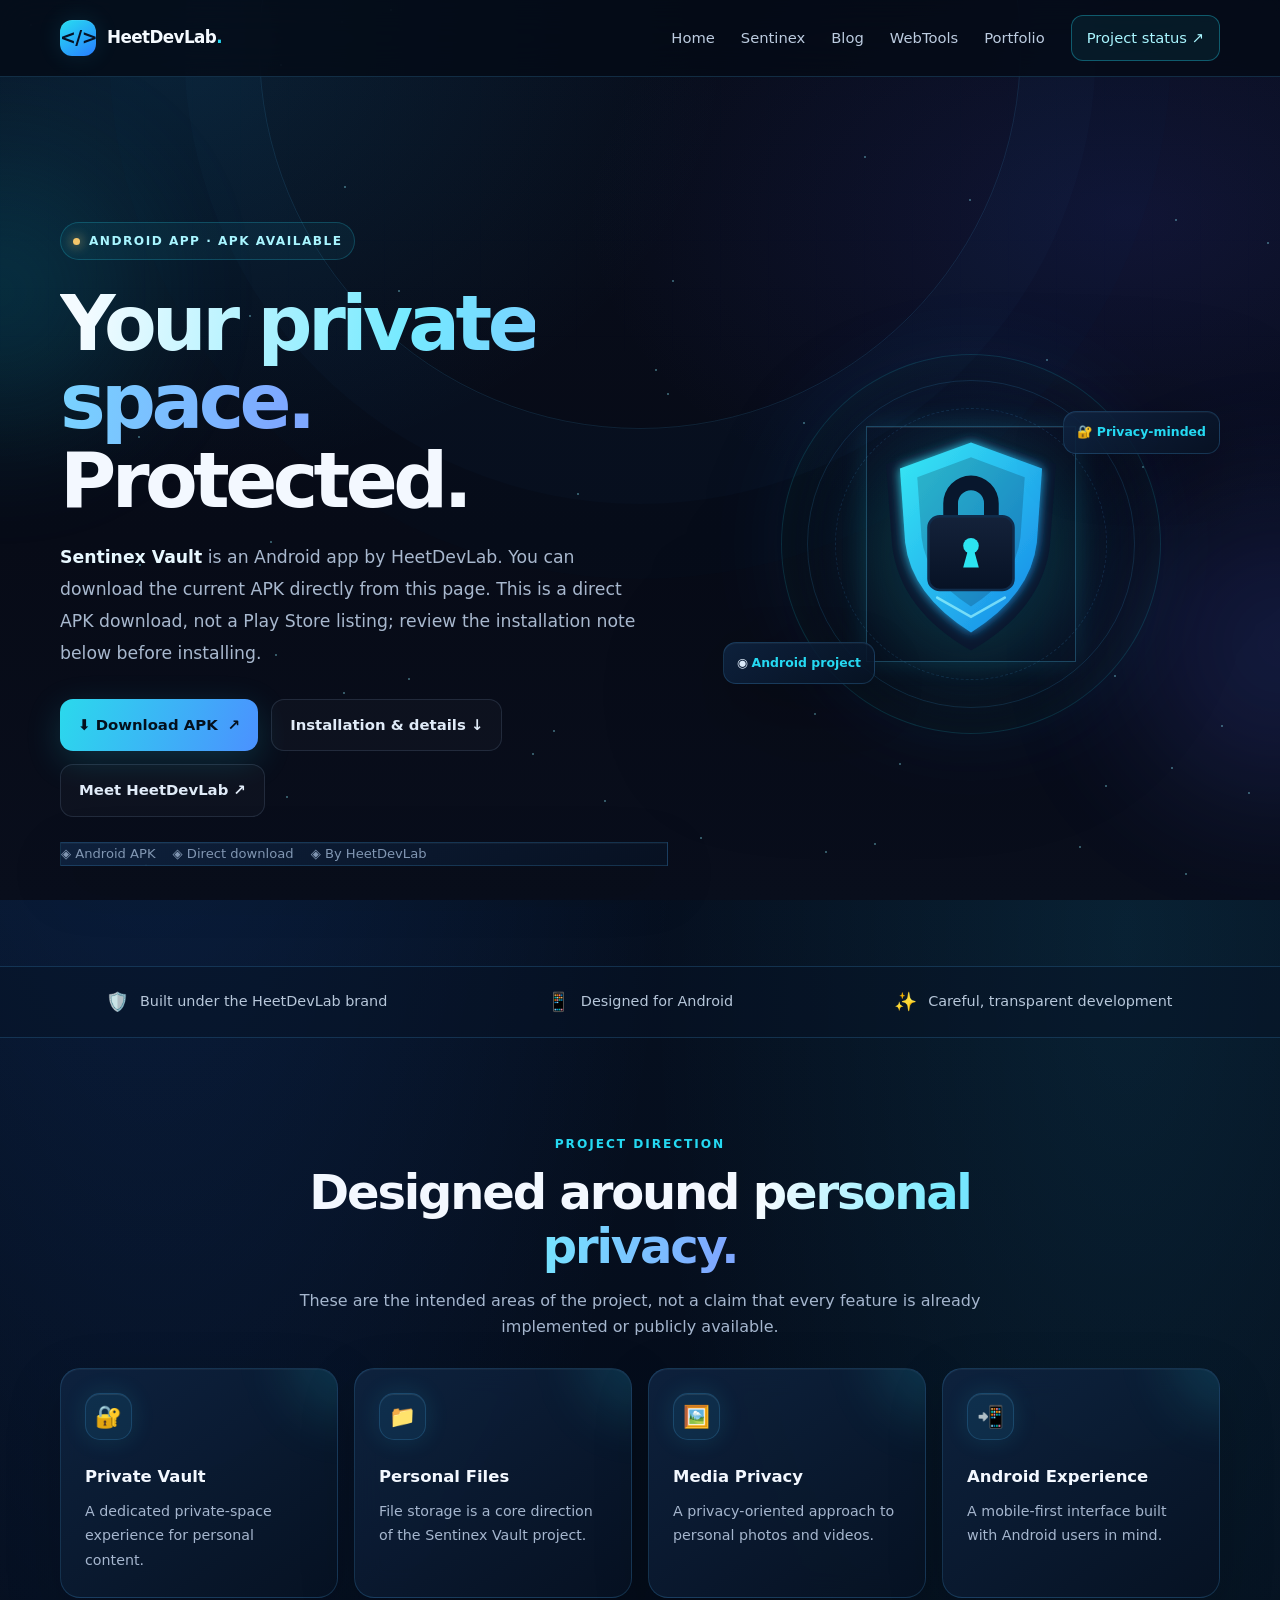
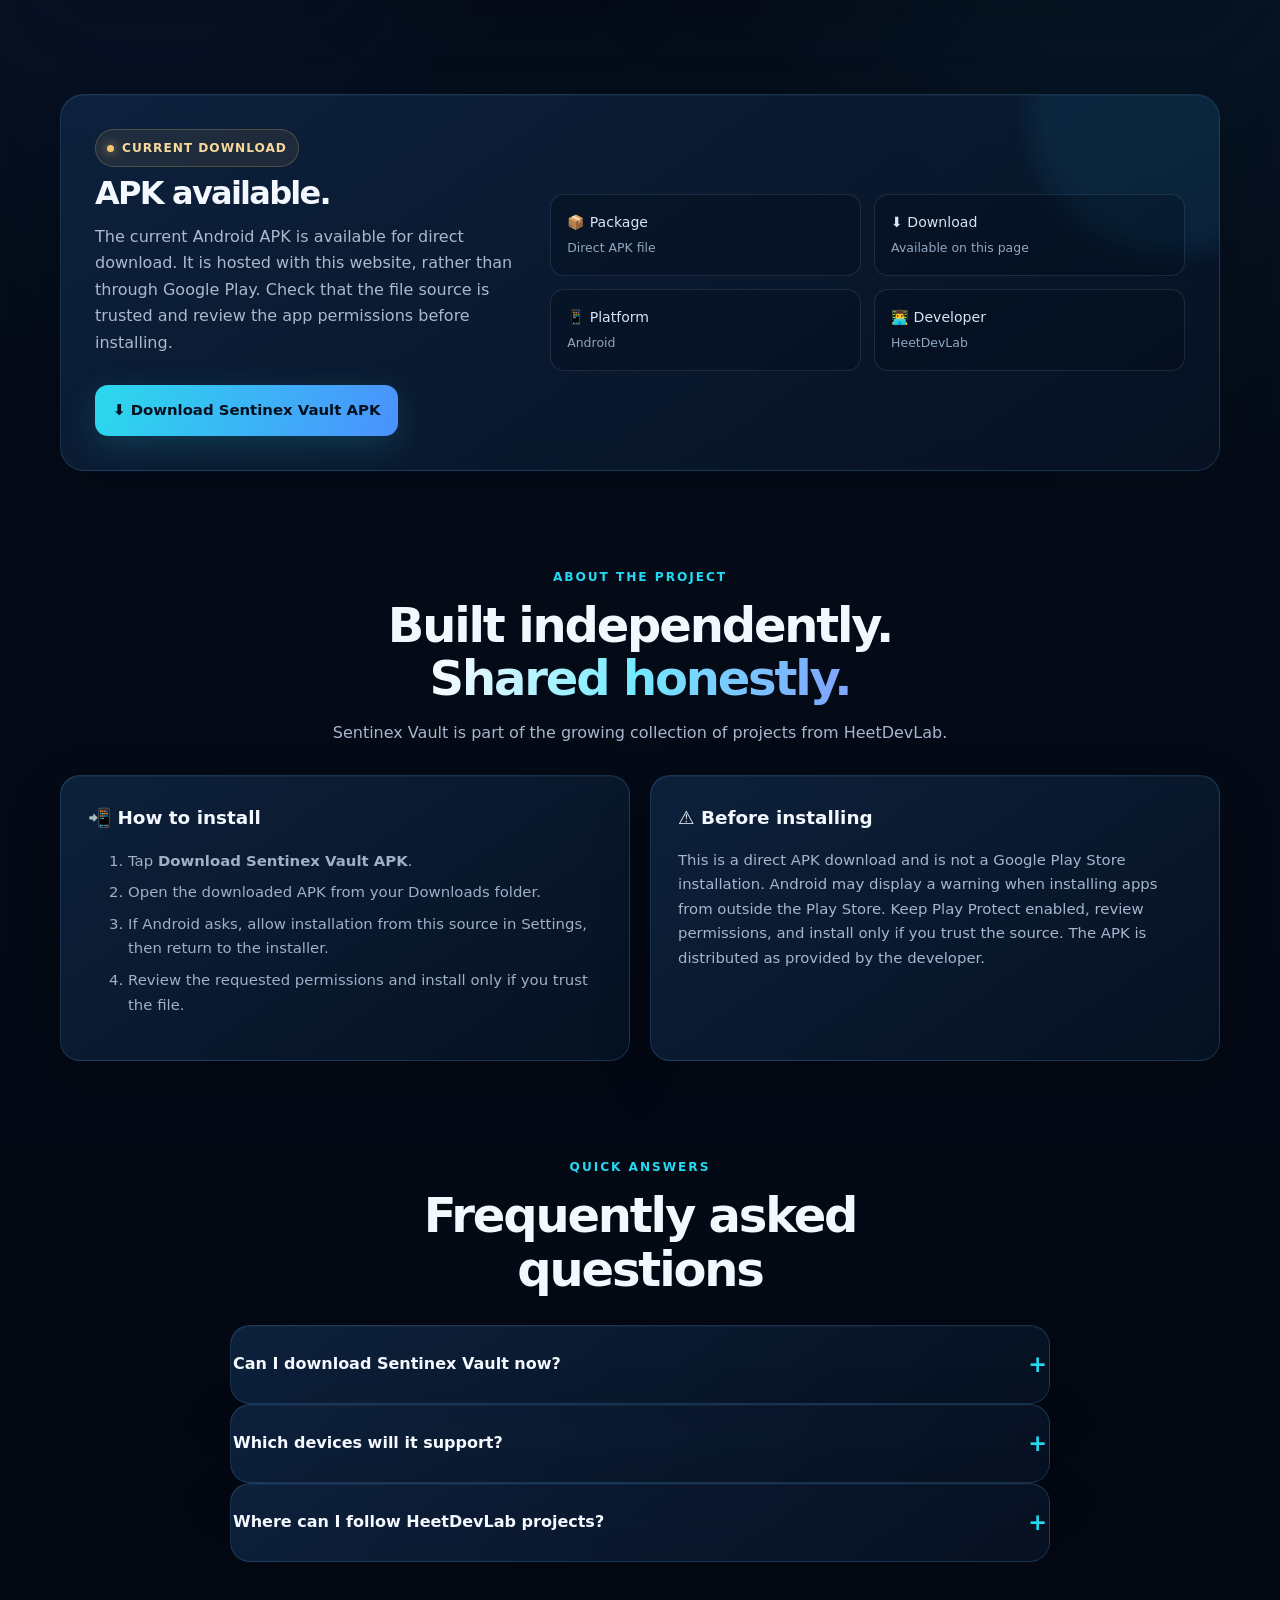
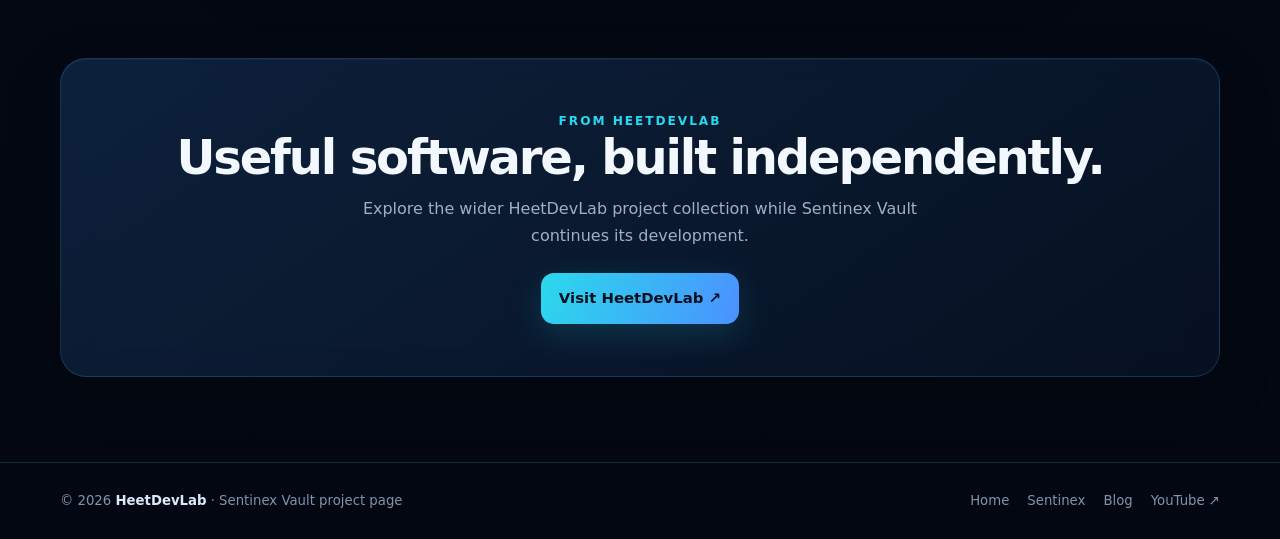
<file: index.html>
<!DOCTYPE html>
<html lang="en">
<head>
<meta charset="UTF-8">
<meta name="viewport" content="width=device-width, initial-scale=1">
<meta name="theme-color" content="#080d1b">
<title>Sentinex Vault — Your Private Space | HeetDevLab</title>
<meta name="description" content="Download the Sentinex Vault Android APK from HeetDevLab. Review installation guidance and current project information before installing.">
<meta property="og:title" content="Sentinex Vault — Your Private Space">
<meta property="og:description" content="Sentinex Vault Android APK by HeetDevLab.">
<meta property="og:type" content="website">
<meta property="og:url" content="https://heetdevlab.github.io/Sentinex-Vault/">
<link rel="icon" href="sentinex-vault-icon.svg" type="image/svg+xml">
<style>
:root{--bg:#070b17;--panel:#0d1425;--panel2:#101b30;--line:rgba(151,190,226,.15);--text:#f3f8ff;--muted:#9baec7;--cyan:#25d9f2;--blue:#388bff;--green:#71f2c2;--max:1160px}
*{box-sizing:border-box}html{scroll-behavior:smooth;scroll-padding-top:90px}body{margin:0;background:var(--bg);color:var(--text);font-family:Inter,ui-sans-serif,system-ui,-apple-system,BlinkMacSystemFont,"Segoe UI",sans-serif;line-height:1.65;overflow-x:hidden}
body:before{content:"";position:fixed;inset:0;z-index:-3;background:radial-gradient(ellipse at 12% 5%,rgba(24,158,219,.14),transparent 36%),radial-gradient(ellipse at 88% 24%,rgba(71,73,220,.14),transparent 34%),linear-gradient(180deg,#080d1b,#070b17 60%,#090e1c)}
#stars{position:fixed;inset:0;z-index:-2;pointer-events:none;overflow:hidden}.star{position:absolute;width:2px;height:2px;border-radius:50%;background:#8eefff;opacity:.45;animation:twinkle 4s ease-in-out infinite alternate}.orb{position:absolute;border-radius:50%;filter:blur(75px);opacity:.16;pointer-events:none;animation:drift 13s ease-in-out infinite alternate}.orb.one{width:260px;height:260px;background:#00cde8;top:18%;left:-130px}.orb.two{width:300px;height:300px;background:#5366ff;top:55%;right:-150px;animation-delay:-5s}
@keyframes twinkle{from{opacity:.12;transform:scale(.7)}to{opacity:.8;transform:scale(1.4)}}@keyframes drift{from{transform:translate3d(0,0,0)}to{transform:translate3d(35px,-25px,0)}}@keyframes float{0%,100%{transform:translateY(0)}50%{transform:translateY(-12px)}}@keyframes pulse{0%,100%{box-shadow:0 0 0 0 rgba(37,217,242,.22)}50%{box-shadow:0 0 0 9px rgba(37,217,242,0)}}@keyframes shine{to{background-position:220% center}}@keyframes rise{from{opacity:0;transform:translateY(22px)}to{opacity:1;transform:translateY(0)}}
a{color:inherit;text-decoration:none}.wrap{width:min(var(--max),calc(100% - 40px));margin-inline:auto}
.navbar{position:sticky;top:0;z-index:50;border-bottom:1px solid rgba(151,190,226,.12);background:rgba(7,11,23,.78);backdrop-filter:blur(18px);-webkit-backdrop-filter:blur(18px)}
.nav-inner{height:76px;display:flex;align-items:center;justify-content:space-between;gap:24px}.brand{display:flex;align-items:center;gap:11px;font-weight:800;font-size:1.05rem;letter-spacing:-.035em}.brand-mark{width:36px;height:36px;display:grid;place-items:center;border-radius:12px;background:linear-gradient(145deg,#27dff1,#287dff);box-shadow:0 0 24px rgba(37,217,242,.2);color:#061225;font-size:19px}.brand span:last-child{color:#f5faff}.brand em{font-style:normal;color:var(--cyan)}.nav-links{display:flex;align-items:center;gap:26px;color:#bdcce0;font-size:.92rem}.nav-links a{transition:color .2s}.nav-links a:hover{color:var(--cyan)}.nav-cta{padding:10px 15px;border:1px solid rgba(37,217,242,.34);border-radius:12px;color:#a9f6ff!important;background:rgba(37,217,242,.07)}.hamburger{display:none;border:1px solid var(--line);background:#0c1527;color:white;border-radius:11px;width:44px;height:42px;position:relative;cursor:pointer}.hamburger span{position:absolute;width:19px;height:2px;background:#eafaff;left:12px;border-radius:5px;transition:transform .25s,top .25s,opacity .2s}.hamburger span:nth-child(1){top:13px}.hamburger span:nth-child(2){top:19px}.hamburger span:nth-child(3){top:25px}.hamburger.active span:nth-child(1){top:19px;transform:rotate(45deg)}.hamburger.active span:nth-child(2){opacity:0}.hamburger.active span:nth-child(3){top:19px;transform:rotate(-45deg)}.nav-overlay{display:none}
.hero{position:relative;display:grid;grid-template-columns:1.1fr .9fr;align-items:center;gap:55px;padding:84px 0 78px;min-height:610px}.eyebrow{display:inline-flex;align-items:center;gap:9px;padding:8px 12px;border:1px solid rgba(37,217,242,.22);border-radius:999px;background:rgba(37,217,242,.06);color:#a8f5ff;font-size:.76rem;letter-spacing:.12em;text-transform:uppercase;font-weight:750}.status-dot{width:7px;height:7px;border-radius:50%;background:#f5c66b;box-shadow:0 0 12px #f5c66b;animation:pulse 2.2s infinite}.hero h1{font-size:clamp(2.8rem,6vw,5.25rem);letter-spacing:-.075em;line-height:1.01;margin:25px 0 22px;max-width:700px}.gradient-text{background:linear-gradient(100deg,#f7fbff 5%,#78edff 42%,#6c9cff 72%,#f7fbff 95%);background-size:220% auto;color:transparent;background-clip:text;-webkit-background-clip:text;animation:shine 8s linear infinite}.hero-copy{max-width:580px;color:#a8b8ce;font-size:1.08rem;line-height:1.85}.hero-copy strong{color:#e8f8ff;font-weight:650}.hero-actions{display:flex;flex-wrap:wrap;gap:13px;margin-top:29px}.btn{display:inline-flex;align-items:center;justify-content:center;gap:10px;padding:13px 18px;border-radius:13px;font-weight:750;font-size:.93rem;transition:transform .2s,box-shadow .2s,border-color .2s}.btn:hover{transform:translateY(-3px)}.btn-primary{background:linear-gradient(110deg,#2bd9ec,#4b91ff);color:#04101d;box-shadow:0 10px 35px rgba(37,217,242,.17)}.btn-secondary{border:1px solid var(--line);background:rgba(255,255,255,.025);color:#e0ebf8}.hero-note{display:flex;gap:17px;flex-wrap:wrap;margin-top:25px;color:#8196b2;font-size:.82rem}.hero-note span{display:flex;align-items:center;gap:7px}.hero-art{min-height:390px;display:grid;place-items:center;position:relative}.halo{position:absolute;width:min(380px,90%);aspect-ratio:1;border-radius:50%;border:1px solid rgba(37,217,242,.17);background:radial-gradient(circle,rgba(28,193,233,.13),rgba(35,78,150,.05) 50%,transparent 70%);box-shadow:inset 0 0 70px rgba(37,217,242,.06),0 0 80px rgba(33,127,255,.08)}.halo:before,.halo:after{content:"";position:absolute;border:1px solid rgba(80,180,255,.14);border-radius:50%;inset:25px;animation:spin 28s linear infinite}.halo:after{inset:53px;border-style:dashed;animation-direction:reverse;animation-duration:40s}@keyframes spin{to{transform:rotate(360deg)}}.app-icon{position:relative;width:210px;max-width:60%;filter:drop-shadow(0 24px 55px rgba(18,208,239,.2));animation:float 5s ease-in-out infinite}.app-icon svg{width:100%;height:auto;display:block}.floating-chip{position:absolute;padding:10px 13px;border:1px solid rgba(145,205,239,.17);background:rgba(10,20,39,.82);backdrop-filter:blur(12px);border-radius:13px;color:#dceaf9;font-size:.78rem;box-shadow:0 15px 40px rgba(0,0,0,.2)}.floating-chip b{color:var(--cyan)}.chip-a{top:16%;right:0}.chip-b{bottom:14%;left:0}
.trust-strip{border-block:1px solid var(--line);background:rgba(255,255,255,.018)}.trust-inner{display:grid;grid-template-columns:repeat(3,1fr);gap:20px;padding:20px 0}.trust-item{display:flex;align-items:center;justify-content:center;gap:11px;color:#b7c7da;font-size:.9rem}.trust-item i{font-style:normal;font-size:1.15rem}
.section{padding:86px 0}.section-head{text-align:center;max-width:690px;margin:0 auto 38px}.kicker{color:var(--cyan);font-size:.76rem;font-weight:800;letter-spacing:.16em;text-transform:uppercase}.section h2{font-size:clamp(2rem,4vw,3.2rem);line-height:1.12;letter-spacing:-.055em;margin:12px 0 14px}.section-head p{color:var(--muted);margin:0;font-size:1rem}.grid{display:grid;grid-template-columns:repeat(4,1fr);gap:16px}.feature-card{position:relative;overflow:hidden;min-height:220px;padding:24px;border:1px solid var(--line);border-radius:19px;background:linear-gradient(145deg,rgba(19,31,53,.83),rgba(10,17,32,.82));transition:transform .25s,border-color .25s,background .25s}.feature-card:before{content:"";position:absolute;width:120px;height:120px;right:-70px;top:-70px;border-radius:50%;background:rgba(37,217,242,.12);filter:blur(25px);transition:transform .3s}.feature-card:hover{transform:translateY(-6px);border-color:rgba(37,217,242,.4);background:linear-gradient(145deg,rgba(19,39,62,.95),rgba(10,17,32,.92))}.feature-card:hover:before{transform:scale(1.6)}.feature-icon{width:47px;height:47px;border-radius:14px;display:grid;place-items:center;font-size:1.35rem;background:rgba(37,217,242,.09);border:1px solid rgba(37,217,242,.15);margin-bottom:23px}.feature-card h3{margin:0 0 8px;font-size:1.03rem}.feature-card p{margin:0;color:#93a7c1;font-size:.89rem;line-height:1.75}
.status-panel{display:grid;grid-template-columns:.8fr 1.2fr;gap:32px;align-items:center;padding:34px;border:1px solid rgba(37,217,242,.19);border-radius:24px;background:linear-gradient(120deg,rgba(20,43,67,.82),rgba(13,20,37,.9));position:relative;overflow:hidden}.status-panel:after{content:"";position:absolute;right:-90px;top:-120px;width:280px;height:280px;border-radius:50%;background:rgba(40,182,255,.09);filter:blur(12px)}.status-panel h2{font-size:2rem;margin:9px 0 12px}.status-panel p{color:#a9bad0;margin:0}.status-label{display:inline-flex;align-items:center;gap:8px;color:#f7d89b;background:rgba(245,198,107,.08);border:1px solid rgba(245,198,107,.23);padding:8px 11px;border-radius:999px;font-size:.76rem;font-weight:800;letter-spacing:.08em}.status-points{display:grid;grid-template-columns:1fr 1fr;gap:13px;position:relative;z-index:1}.status-point{padding:16px;border:1px solid var(--line);border-radius:14px;background:rgba(3,9,20,.27);color:#d7e5f6;font-size:.88rem}.status-point span{display:block;color:#8fa6c1;font-size:.78rem;margin-top:4px}
.about-grid{display:grid;grid-template-columns:1fr 1fr;gap:20px}.info-panel{padding:27px;border:1px solid var(--line);border-radius:20px;background:rgba(13,21,39,.75)}.info-panel h3{margin:0 0 12px;font-size:1.15rem}.info-panel p,.info-panel li{color:#9fb0c7;font-size:.93rem}.info-panel ul{padding-left:20px;margin-bottom:0}.info-panel li+li{margin-top:7px}.faq{max-width:820px;margin:auto}.faq-item{border-bottom:1px solid var(--line)}.faq-question{width:100%;display:flex;align-items:center;justify-content:space-between;gap:20px;padding:20px 2px;background:none;border:0;color:#e7f0fb;text-align:left;font:inherit;font-weight:700;cursor:pointer}.faq-question span{color:var(--cyan);font-size:1.4rem;transition:transform .2s}.faq-answer{display:grid;grid-template-rows:0fr;transition:grid-template-rows .25s}.faq-answer>div{overflow:hidden;color:#9eafc6;font-size:.92rem}.faq-item.open .faq-answer{grid-template-rows:1fr}.faq-item.open .faq-answer>div{padding:0 28px 19px 2px}.faq-item.open .faq-question span{transform:rotate(45deg)}
.cta{padding:0 0 85px}.cta-box{text-align:center;padding:55px 25px;border:1px solid rgba(37,217,242,.2);border-radius:25px;background:radial-gradient(ellipse at 50% 0%,rgba(37,217,242,.11),transparent 55%),rgba(12,20,37,.8)}.cta-box h2{font-size:clamp(2rem,4vw,3rem);letter-spacing:-.05em;margin:0 0 12px}.cta-box p{color:#9eb0c8;max-width:570px;margin:0 auto 24px}.footer{border-top:1px solid var(--line);padding:27px 0;color:#8094ae;font-size:.83rem}.footer-inner{display:flex;align-items:center;justify-content:space-between;gap:20px}.footer strong{color:#dce9f8}.footer-links{display:flex;gap:18px;flex-wrap:wrap}.footer-links a:hover{color:var(--cyan)}
.reveal{opacity:0;transform:translateY(20px);transition:opacity .65s ease,transform .65s ease}.reveal.visible{opacity:1;transform:translateY(0)}.delay-1{transition-delay:.08s}.delay-2{transition-delay:.16s}.delay-3{transition-delay:.24s}
@media(max-width:900px){.hero{gap:25px;padding:65px 0;grid-template-columns:1.05fr .95fr}.grid{grid-template-columns:repeat(2,1fr)}.hero h1{font-size:clamp(2.7rem,7vw,4.4rem)}.floating-chip.chip-a{right:-6px}.status-panel{grid-template-columns:1fr}.status-points{grid-template-columns:repeat(2,1fr)}}
@media(max-width:680px){.wrap{width:min(100% - 30px,var(--max))}.nav-inner{height:67px}.hamburger{display:block;z-index:3}.nav-links{display:none;position:absolute;top:67px;left:0;right:0;padding:14px 20px 20px;background:rgba(7,12,24,.97);border-bottom:1px solid var(--line);flex-direction:column;align-items:stretch;gap:4px}.nav-links.open{display:flex;animation:rise .22s ease}.nav-links a{padding:12px;border-radius:10px}.nav-links a:hover{background:rgba(37,217,242,.07)}.nav-overlay{position:fixed;inset:67px 0 0;background:rgba(0,0,0,.36);z-index:-1}.nav-overlay.open{display:block}.hero{grid-template-columns:1fr;text-align:center;padding:56px 0 48px;gap:10px;min-height:unset}.hero-copy{margin-inline:auto;font-size:1rem}.hero-actions,.hero-note{justify-content:center}.hero-art{min-height:310px;grid-row:1}.app-icon{width:160px}.halo{width:285px}.chip-a{top:9%;right:2%}.chip-b{bottom:8%;left:1%}.section{padding:64px 0}.section-head{margin-bottom:27px}.grid{gap:12px}.feature-card{padding:18px;min-height:210px}.feature-icon{margin-bottom:17px}.trust-inner{grid-template-columns:1fr;gap:11px;padding:17px 0}.trust-item{justify-content:flex-start}.status-panel{padding:23px}.status-panel h2{font-size:1.7rem}.status-points{gap:9px}.status-point{padding:12px;font-size:.82rem}.about-grid{grid-template-columns:1fr}.cta{padding-bottom:60px}.cta-box{padding:38px 20px}.footer-inner{flex-direction:column;align-items:flex-start}.footer-links{gap:14px}}
@media(max-width:390px){.grid{grid-template-columns:1fr}.feature-card{min-height:auto}.status-points{grid-template-columns:1fr}.hero h1{font-size:2.65rem}.hero-art{min-height:285px}}
@media(prefers-reduced-motion:reduce){*,*:before,*:after{scroll-behavior:auto!important;animation-duration:.01ms!important;animation-iteration-count:1!important;transition-duration:.01ms!important}.reveal{opacity:1;transform:none}}
</style>
<link rel="stylesheet" href="assets/css/vault-premium.css">
</head>
<body>
<div id="stars" aria-hidden="true"><div class="orb one"></div><div class="orb two"></div></div>
<nav class="navbar">
 <div class="wrap nav-inner">
  <a class="brand" href="https://heetdevlab.github.io/" aria-label="HeetDevLab home"><span class="brand-mark">&lt;/&gt;</span><span>HeetDevLab<em>.</em></span></a>
  <button class="hamburger" id="hamburger" aria-label="Open menu" aria-expanded="false" aria-controls="navLinks"><span></span><span></span><span></span></button>
  <div class="nav-overlay" id="navOverlay"></div>
  <div class="nav-links" id="navLinks">
   <a href="https://heetdevlab.github.io/">Home</a><a href="https://heetdevlab.github.io/Sentinex/">Sentinex</a><a href="https://heetdevlab.github.io/Blog/">Blog</a><a href="https://heetdevlab.github.io/WebTools/">WebTools</a><a href="https://heetdevlab.github.io/portfolio/">Portfolio</a><a class="nav-cta" href="#development">Project status ↗</a>
  </div>
 </div>
</nav>
<main>
<section class="wrap hero">
 <div class="hero-content">
  <div class="eyebrow"><span class="status-dot"></span> Android app · APK available</div>
  <h1><span class="gradient-text">Your private space.</span><br>Protected.</h1>
  <p class="hero-copy"><strong>Sentinex Vault</strong> is an Android app by HeetDevLab. You can download the current APK directly from this page. This is a direct APK download, not a Play Store listing; review the installation note below before installing.</p>
  <div class="hero-actions"><a class="btn btn-primary" href="Sentinex-Vault.apk" download>⬇ Download APK <span>↗</span></a><a class="btn btn-secondary" href="#development">Installation & details ↓</a><a class="btn btn-secondary" href="https://heetdevlab.github.io/">Meet HeetDevLab ↗</a></div>
  <div class="hero-note"><span>◈ Android APK</span><span>◈ Direct download</span><span>◈ By HeetDevLab</span></div>
 </div>
 <div class="hero-art" aria-label="Sentinex Vault shield and lock icon">
  <div class="halo"></div>
  <div class="app-icon">
   <svg viewBox="0 0 240 270" role="img" aria-label="Sentinex Vault shield lock">
    <defs><linearGradient id="shield" x1="0" y1="0" x2="1" y2="1"><stop offset="0" stop-color="#37e9f4"/><stop offset="1" stop-color="#1685e8"/></linearGradient><linearGradient id="lock" x1="0" y1="0" x2="0" y2="1"><stop offset="0" stop-color="#14223a"/><stop offset="1" stop-color="#071225"/></linearGradient><filter id="glow"><feGaussianBlur stdDeviation="7" result="b"/><feMerge><feMergeNode in="b"/><feMergeNode in="SourceGraphic"/></feMerge></filter></defs>
    <path d="M120 8 218 43 211 137Q202 211 120 258 38 211 29 137L22 43Z" fill="#0b1930" opacity=".95"/>
    <path d="M120 18 202 48 196 133Q189 194 120 237 51 194 44 133L38 48Z" fill="url(#shield)" filter="url(#glow)"/>
    <path d="M120 35 182 58 177 128Q171 175 120 207 69 175 63 128L58 58Z" fill="#06162b" opacity=".2"/>
    <path d="M88 107V88a32 32 0 0 1 64 0v19h-17V88a15 15 0 0 0-30 0v19Z" fill="#08172d"/>
    <rect x="71" y="103" width="98" height="85" rx="13" fill="url(#lock)" stroke="#102c4b" stroke-width="3"/>
    <circle cx="120" cy="137" r="9" fill="#2ce4f1"/><path d="M116 144h8l5 18h-18Z" fill="#2ce4f1"/>
    <path d="M81 197 120 219 159 197" fill="none" stroke="#a3faff" stroke-opacity=".65" stroke-width="3" stroke-linecap="round"/>
   </svg>
  </div>
  <div class="floating-chip chip-a">🔐 <b>Privacy-minded</b></div><div class="floating-chip chip-b">◉ <b>Android project</b></div>
 </div>
</section>
<div class="trust-strip"><div class="wrap trust-inner"><div class="trust-item"><i>🛡️</i><span>Built under the HeetDevLab brand</span></div><div class="trust-item"><i>📱</i><span>Designed for Android</span></div><div class="trust-item"><i>✨</i><span>Careful, transparent development</span></div></div></div>
<section class="section" id="features"><div class="wrap">
 <div class="section-head reveal"><div class="kicker">Project direction</div><h2>Designed around <span class="gradient-text">personal privacy.</span></h2><p>These are the intended areas of the project, not a claim that every feature is already implemented or publicly available.</p></div>
 <div class="grid">
  <article class="feature-card reveal"><div class="feature-icon">🔐</div><h3>Private Vault</h3><p>A dedicated private-space experience for personal content.</p></article>
  <article class="feature-card reveal delay-1"><div class="feature-icon">📁</div><h3>Personal Files</h3><p>File storage is a core direction of the Sentinex Vault project.</p></article>
  <article class="feature-card reveal delay-2"><div class="feature-icon">🖼️</div><h3>Media Privacy</h3><p>A privacy-oriented approach to personal photos and videos.</p></article>
  <article class="feature-card reveal delay-3"><div class="feature-icon">📲</div><h3>Android Experience</h3><p>A mobile-first interface built with Android users in mind.</p></article>
 </div>
</div></section>
<section class="section" id="development" style="padding-top:0"><div class="wrap">
 <div class="status-panel reveal"><div><span class="status-label"><span class="status-dot"></span> CURRENT DOWNLOAD</span><h2>APK available.</h2><p>The current Android APK is available for direct download. It is hosted with this website, rather than through Google Play. Check that the file source is trusted and review the app permissions before installing.</p><div class="hero-actions"><a class="btn btn-primary" href="Sentinex-Vault.apk" download>⬇ Download Sentinex Vault APK</a></div></div><div class="status-points"><div class="status-point">📦 Package<span>Direct APK file</span></div><div class="status-point">⬇️ Download<span>Available on this page</span></div><div class="status-point">📱 Platform<span>Android</span></div><div class="status-point">👨‍💻 Developer<span>HeetDevLab</span></div></div></div>
</div></section>
<section class="section" id="about" style="padding-top:0"><div class="wrap">
 <div class="section-head reveal"><div class="kicker">About the project</div><h2>Built independently. <span class="gradient-text">Shared honestly.</span></h2><p>Sentinex Vault is part of the growing collection of projects from HeetDevLab.</p></div>
 <div class="about-grid"><div class="info-panel reveal"><h3>📲 How to install</h3><ol><li>Tap <strong>Download Sentinex Vault APK</strong>.</li><li>Open the downloaded APK from your Downloads folder.</li><li>If Android asks, allow installation from this source in Settings, then return to the installer.</li><li>Review the requested permissions and install only if you trust the file.</li></ol></div><div class="info-panel reveal delay-1"><h3>⚠️ Before installing</h3><p>This is a direct APK download and is not a Google Play Store installation. Android may display a warning when installing apps from outside the Play Store. Keep Play Protect enabled, review permissions, and install only if you trust the source. The APK is distributed as provided by the developer.</p></div></div>
</div></section>
<section class="section" id="faq" style="padding-top:0"><div class="wrap"><div class="section-head reveal"><div class="kicker">Quick answers</div><h2>Frequently asked questions</h2></div>
 <div class="faq reveal">
  <div class="faq-item"><button class="faq-question" aria-expanded="false">Can I download Sentinex Vault now?<span>+</span></button><div class="faq-answer"><div>Yes. Use the Download APK button on this page to download the current APK directly. It is not a Play Store listing.</div></div></div>
  <div class="faq-item"><button class="faq-question" aria-expanded="false">Which devices will it support?<span>+</span></button><div class="faq-answer"><div>Sentinex Vault is being developed for Android. The final supported Android versions and device compatibility will be confirmed with the release information.</div></div></div>
  <div class="faq-item"><button class="faq-question" aria-expanded="false">Where can I follow HeetDevLab projects?<span>+</span></button><div class="faq-answer"><div>Visit the HeetDevLab website to explore the existing projects, WebTools, blog, and portfolio.</div></div></div>
 </div>
</div></section>
<section class="cta"><div class="wrap"><div class="cta-box reveal"><div class="kicker">From HeetDevLab</div><h2>Useful software, built independently.</h2><p>Explore the wider HeetDevLab project collection while Sentinex Vault continues its development.</p><a class="btn btn-primary" href="https://heetdevlab.github.io/">Visit HeetDevLab ↗</a></div></div></section>
</main>
<footer class="footer"><div class="wrap footer-inner"><div>© <span id="year">2026</span> <strong>HeetDevLab</strong> · Sentinex Vault project page</div><div class="footer-links"><a href="https://heetdevlab.github.io/">Home</a><a href="https://heetdevlab.github.io/Sentinex/">Sentinex</a><a href="https://heetdevlab.github.io/Blog/">Blog</a><a href="https://youtube.com/@heetplayscode" target="_blank" rel="noopener noreferrer">YouTube ↗</a></div></div></footer>
<script>
(() => {
 const starField=document.getElementById('stars');
 for(let i=0;i<48;i++){const s=document.createElement('i');s.className='star';s.style.left=(Math.random()*100)+'%';s.style.top=(Math.random()*100)+'%';s.style.animationDelay=(Math.random()*4)+'s';s.style.animationDuration=(3+Math.random()*4)+'s';starField.appendChild(s)}
 const menu=document.getElementById('hamburger'),links=document.getElementById('navLinks'),overlay=document.getElementById('navOverlay');
 function closeMenu(){menu.classList.remove('active');links.classList.remove('open');overlay.classList.remove('open');menu.setAttribute('aria-expanded','false');menu.setAttribute('aria-label','Open menu');document.body.style.overflow=''}
 menu.addEventListener('click',()=>{const open=!links.classList.contains('open');menu.classList.toggle('active',open);links.classList.toggle('open',open);overlay.classList.toggle('open',open);menu.setAttribute('aria-expanded',String(open));menu.setAttribute('aria-label',open?'Close menu':'Open menu');document.body.style.overflow=open?'hidden':''});
 overlay.addEventListener('click',closeMenu);links.querySelectorAll('a').forEach(a=>a.addEventListener('click',closeMenu));window.addEventListener('resize',()=>{if(window.innerWidth>680)closeMenu()});
 document.querySelectorAll('.faq-question').forEach(btn=>btn.addEventListener('click',()=>{const item=btn.closest('.faq-item'),open=item.classList.toggle('open');btn.setAttribute('aria-expanded',String(open))}));
 const observer=('IntersectionObserver' in window)?new IntersectionObserver(entries=>entries.forEach(e=>{if(e.isIntersecting){e.target.classList.add('visible');observer.unobserve(e.target)}}),{threshold:.12}):null;
 document.querySelectorAll('.reveal').forEach(el=>observer?observer.observe(el):el.classList.add('visible'));
 document.getElementById('year').textContent=new Date().getFullYear();
})();
</script>
</body>
</html>
</file>
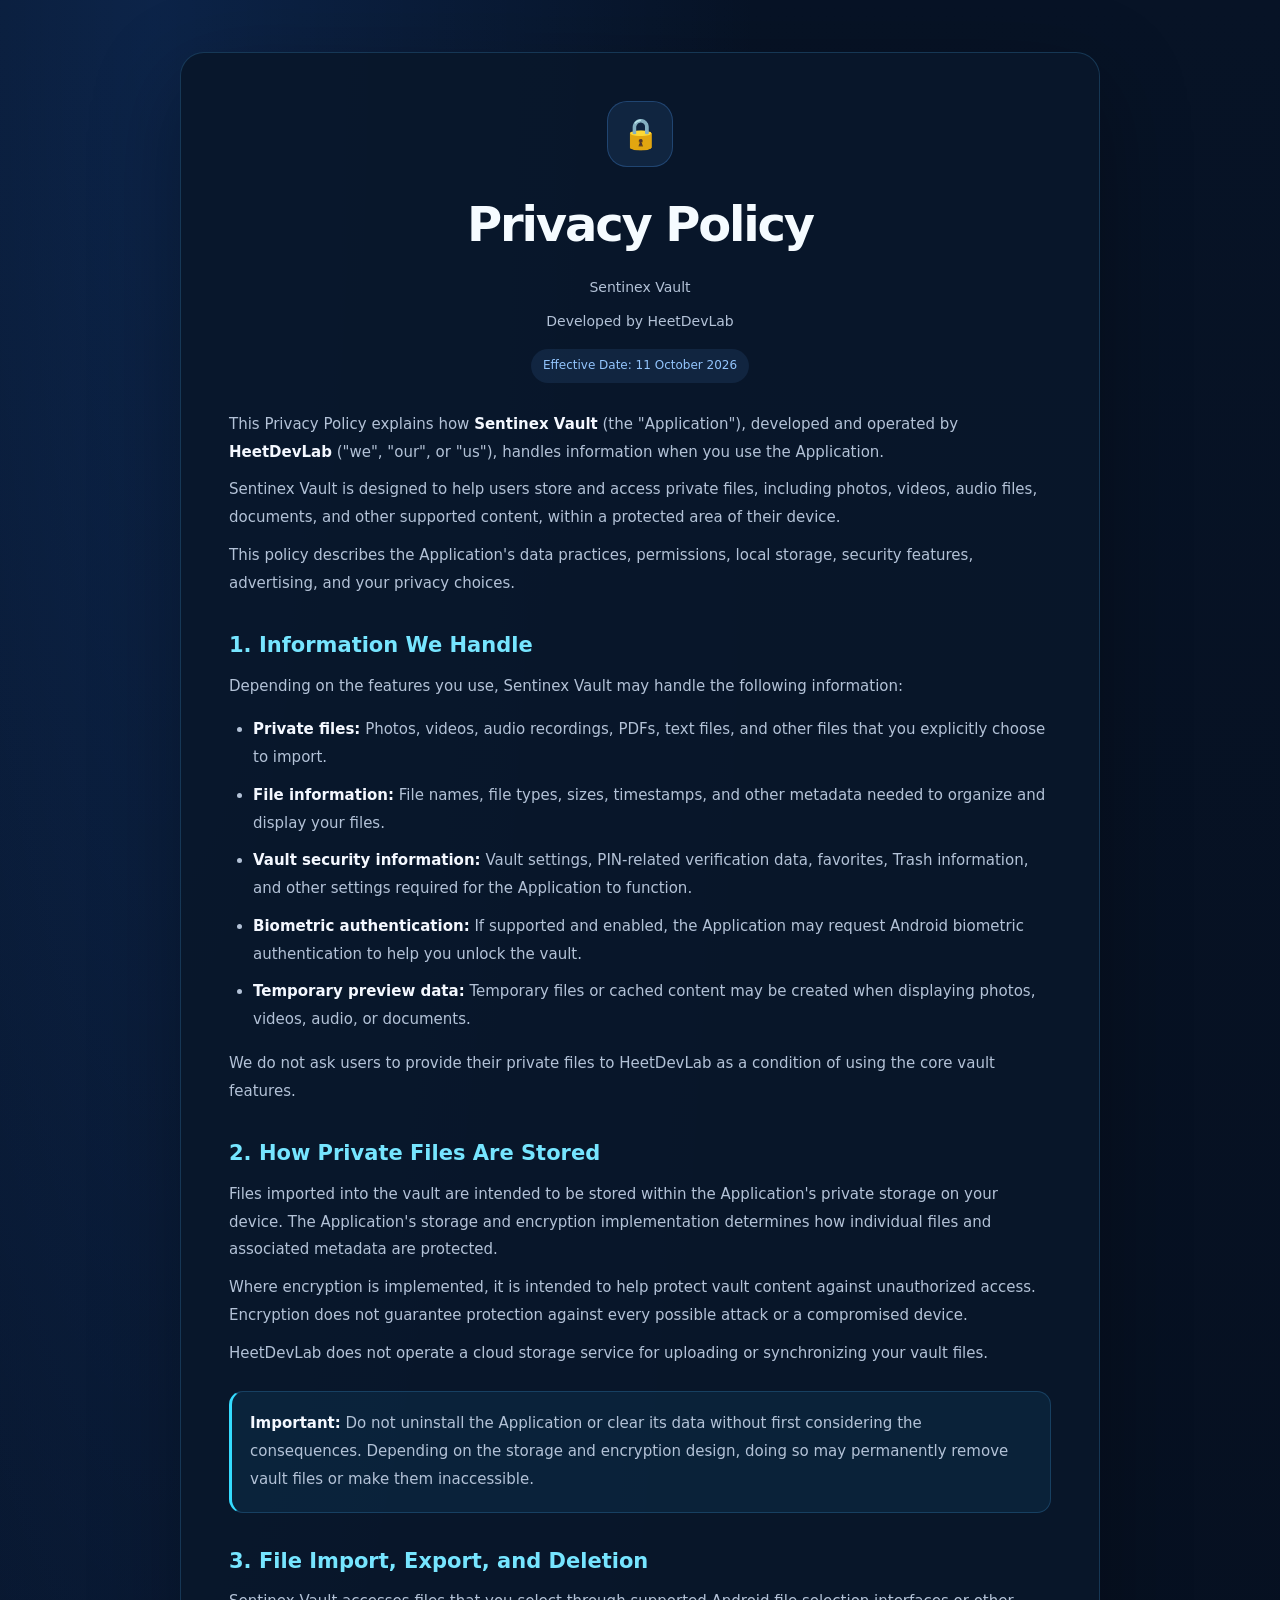
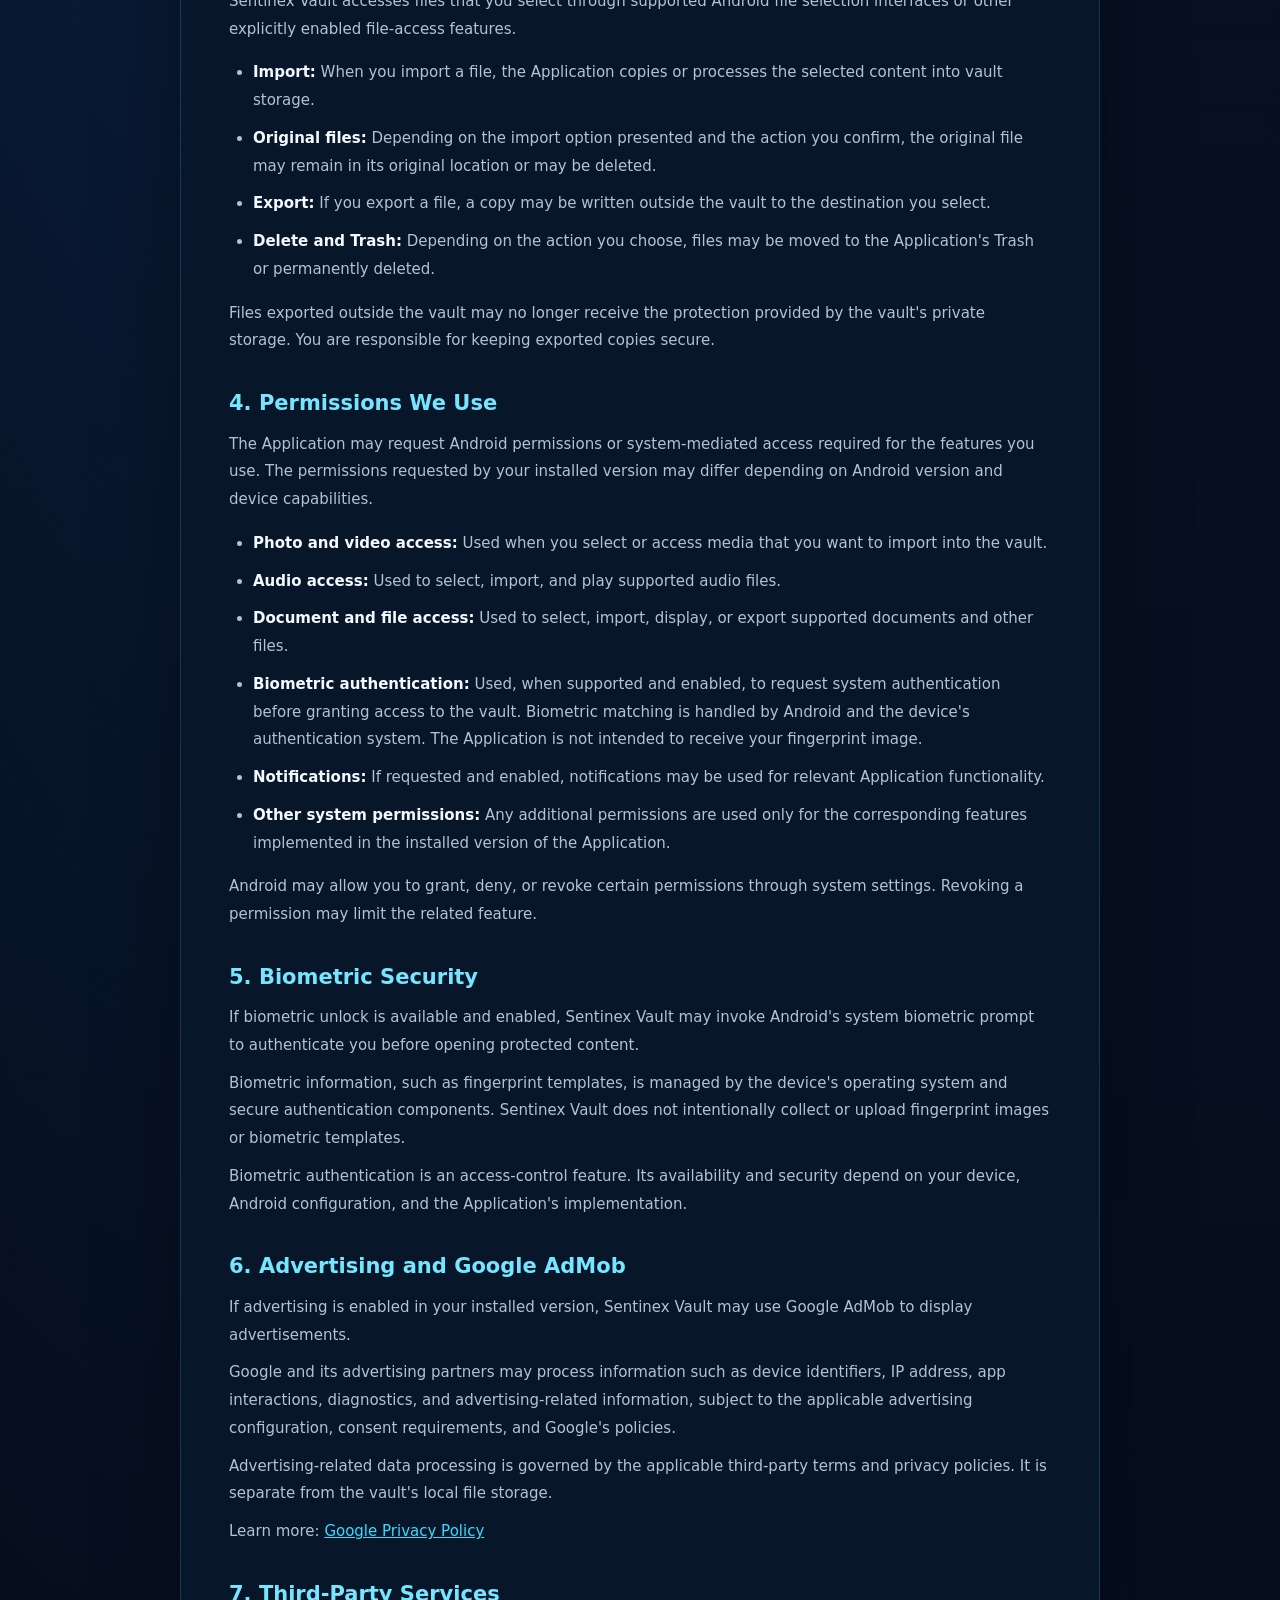
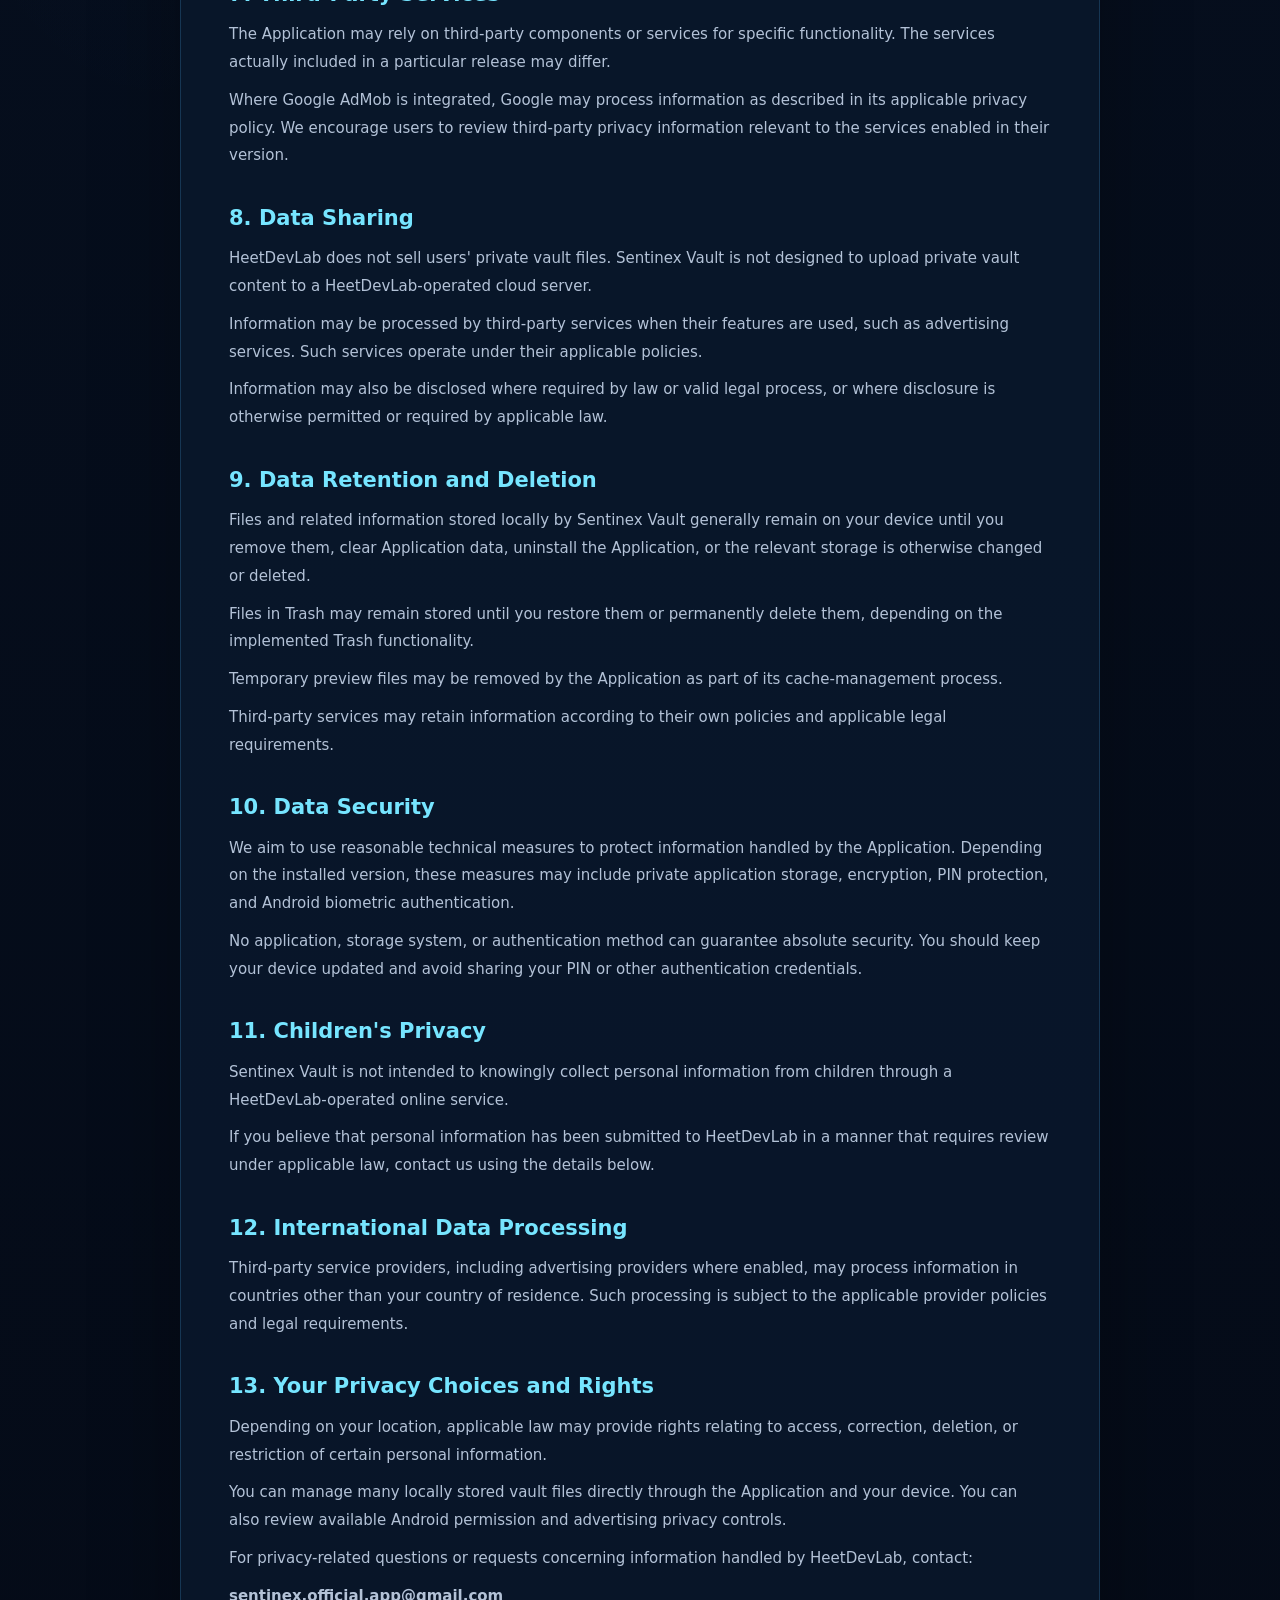
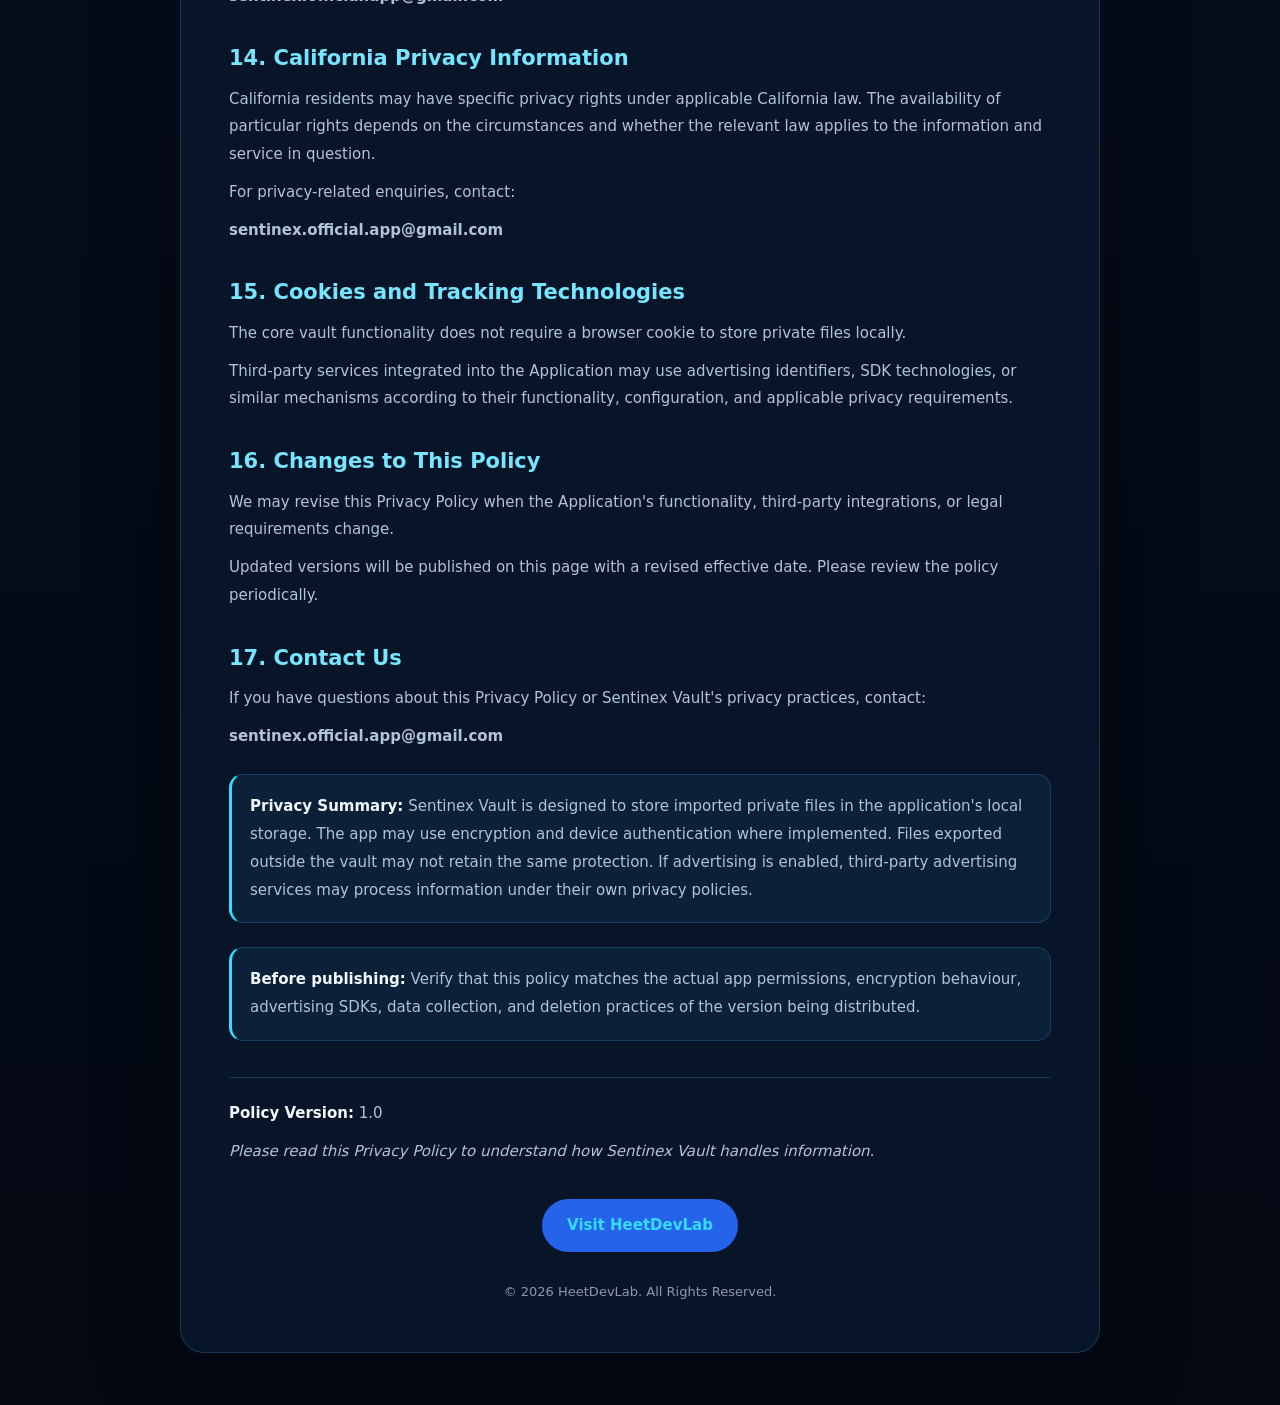
<file: Privacy/index.html>
<!DOCTYPE html>
<html lang="en">
<head>
    <meta charset="UTF-8">
    <meta name="viewport" content="width=device-width, initial-scale=1.0">

    <meta name="description"
          content="Privacy Policy for Sentinex Vault. Learn how your private files, photos, videos, audio, documents, and security information are handled.">

    <meta name="robots" content="index, follow">

    <meta name="theme-color" content="#0f172a">

    <title>Sentinex Vault — Privacy Policy</title>

    <style>
        * {
            box-sizing: border-box;
        }

        html {
            scroll-behavior: smooth;
        }

        body {
            margin: 0;
            padding: 24px 14px;
            font-family: Arial, Helvetica, sans-serif;
            background: #0b1220;
            color: #ffffff;
            line-height: 1.75;
        }

        .container {
            width: 100%;
            max-width: 900px;
            margin: 0 auto;
            padding: 32px;
            background: #111c31;
            border: 1px solid rgba(255, 255, 255, 0.08);
            border-radius: 20px;
            box-shadow: 0 20px 60px rgba(0, 0, 0, 0.2);
        }

        .brand {
            text-align: center;
            margin-bottom: 28px;
        }

        .brand-icon {
            width: 66px;
            height: 66px;
            margin: 0 auto 14px;
            display: flex;
            align-items: center;
            justify-content: center;
            border-radius: 20px;
            background: rgba(74, 144, 226, 0.12);
            border: 1px solid rgba(74, 144, 226, 0.3);
            color: #60a5fa;
            font-size: 30px;
        }

        h1 {
            margin: 0;
            color: #60a5fa;
            font-size: 32px;
            text-align: center;
        }

        .subtitle {
            margin: 8px 0 0;
            color: #aeb9ca;
            text-align: center;
            font-size: 14px;
        }

        .updated {
            display: inline-block;
            margin-top: 14px;
            padding: 6px 12px;
            border-radius: 20px;
            background: rgba(96, 165, 250, 0.1);
            color: #93c5fd;
            font-size: 12px;
        }

        h2 {
            margin-top: 34px;
            margin-bottom: 12px;
            color: #60a5fa;
            font-size: 21px;
            line-height: 1.4;
        }

        p {
            margin: 10px 0;
            color: #d0d7e2;
            font-size: 15px;
        }

        ul {
            padding-left: 24px;
            color: #d0d7e2;
        }

        li {
            margin-bottom: 10px;
            font-size: 15px;
        }

        strong {
            color: #ffffff;
        }

        a {
            color: #60a5fa;
            overflow-wrap: anywhere;
        }

        a:hover {
            color: #93c5fd;
        }

        .notice {
            margin-top: 24px;
            padding: 18px;
            background: rgba(74, 144, 226, 0.08);
            border-left: 4px solid #4a90e2;
            border-radius: 10px;
        }

        .notice p {
            margin: 0;
        }

        .important {
            background: rgba(245, 158, 11, 0.07);
            border-left-color: #f59e0b;
        }

        hr {
            border: none;
            border-top: 1px solid rgba(255, 255, 255, 0.1);
            margin: 36px 0 22px;
        }

        .email {
            color: #60a5fa;
            font-weight: bold;
            overflow-wrap: anywhere;
        }

        .website {
            text-align: center;
            margin-top: 34px;
        }

        .website a {
            display: inline-block;
            padding: 13px 25px;
            background: #2563eb;
            color: #ffffff;
            text-decoration: none;
            border-radius: 28px;
            font-size: 15px;
            font-weight: 600;
            transition: background 0.2s ease;
        }

        .website a:hover {
            background: #1d4ed8;
        }

        footer {
            margin-top: 28px;
            text-align: center;
            color: #8d99ab;
            font-size: 13px;
        }

        .last-line {
            color: #aeb9ca;
            font-style: italic;
        }

        @media (max-width: 600px) {
            body {
                padding: 10px;
            }

            .container {
                padding: 22px 17px;
                border-radius: 14px;
            }

            h1 {
                font-size: 27px;
            }

            h2 {
                font-size: 19px;
            }

            p, li {
                font-size: 14px;
            }

            .website a {
                width: 100%;
                max-width: 280px;
            }
        }
    </style>
<link rel="stylesheet" href="../assets/css/privacy.css">
</head>

<body>

<main class="container">

    <header class="brand">
        <div class="brand-icon" aria-hidden="true">🔒</div>

        <h1>Privacy Policy</h1>

        <p class="subtitle">Sentinex Vault</p>

        <p class="subtitle">
            Developed by HeetDevLab
        </p>

        <span class="updated">
            Effective Date: 11 October 2026
        </span>
    </header>

    <p>
        This Privacy Policy explains how <strong>Sentinex Vault</strong>
        (the "Application"), developed and operated by
        <strong>HeetDevLab</strong> ("we", "our", or "us"), handles
        information when you use the Application.
    </p>

    <p>
        Sentinex Vault is designed to help users store and access
        private files, including photos, videos, audio files,
        documents, and other supported content, within a protected
        area of their device.
    </p>

    <p>
        This policy describes the Application's data practices,
        permissions, local storage, security features, advertising,
        and your privacy choices.
    </p>

    <h2>1. Information We Handle</h2>

    <p>
        Depending on the features you use, Sentinex Vault may handle
        the following information:
    </p>

    <ul>
        <li>
            <strong>Private files:</strong>
            Photos, videos, audio recordings, PDFs, text files,
            and other files that you explicitly choose to import.
        </li>

        <li>
            <strong>File information:</strong>
            File names, file types, sizes, timestamps, and other
            metadata needed to organize and display your files.
        </li>

        <li>
            <strong>Vault security information:</strong>
            Vault settings, PIN-related verification data,
            favorites, Trash information, and other settings
            required for the Application to function.
        </li>

        <li>
            <strong>Biometric authentication:</strong>
            If supported and enabled, the Application may request
            Android biometric authentication to help you unlock
            the vault.
        </li>

        <li>
            <strong>Temporary preview data:</strong>
            Temporary files or cached content may be created
            when displaying photos, videos, audio, or documents.
        </li>
    </ul>

    <p>
        We do not ask users to provide their private files to
        HeetDevLab as a condition of using the core vault features.
    </p>

    <h2>2. How Private Files Are Stored</h2>

    <p>
        Files imported into the vault are intended to be stored
        within the Application's private storage on your device.
        The Application's storage and encryption implementation
        determines how individual files and associated metadata
        are protected.
    </p>

    <p>
        Where encryption is implemented, it is intended to help
        protect vault content against unauthorized access.
        Encryption does not guarantee protection against every
        possible attack or a compromised device.
    </p>

    <p>
        HeetDevLab does not operate a cloud storage service for
        uploading or synchronizing your vault files.
    </p>

    <div class="notice">
        <p>
            <strong>Important:</strong>
            Do not uninstall the Application or clear its data
            without first considering the consequences. Depending
            on the storage and encryption design, doing so may
            permanently remove vault files or make them inaccessible.
        </p>
    </div>

    <h2>3. File Import, Export, and Deletion</h2>

    <p>
        Sentinex Vault accesses files that you select through
        supported Android file selection interfaces or other
        explicitly enabled file-access features.
    </p>

    <ul>
        <li>
            <strong>Import:</strong>
            When you import a file, the Application copies or
            processes the selected content into vault storage.
        </li>

        <li>
            <strong>Original files:</strong>
            Depending on the import option presented and the
            action you confirm, the original file may remain
            in its original location or may be deleted.
        </li>

        <li>
            <strong>Export:</strong>
            If you export a file, a copy may be written outside
            the vault to the destination you select.
        </li>

        <li>
            <strong>Delete and Trash:</strong>
            Depending on the action you choose, files may be moved
            to the Application's Trash or permanently deleted.
        </li>
    </ul>

    <p>
        Files exported outside the vault may no longer receive
        the protection provided by the vault's private storage.
        You are responsible for keeping exported copies secure.
    </p>

    <h2>4. Permissions We Use</h2>

    <p>
        The Application may request Android permissions or
        system-mediated access required for the features you use.
        The permissions requested by your installed version may
        differ depending on Android version and device capabilities.
    </p>

    <ul>
        <li>
            <strong>Photo and video access:</strong>
            Used when you select or access media that you want
            to import into the vault.
        </li>

        <li>
            <strong>Audio access:</strong>
            Used to select, import, and play supported audio files.
        </li>

        <li>
            <strong>Document and file access:</strong>
            Used to select, import, display, or export supported
            documents and other files.
        </li>

        <li>
            <strong>Biometric authentication:</strong>
            Used, when supported and enabled, to request system
            authentication before granting access to the vault.
            Biometric matching is handled by Android and the
            device's authentication system. The Application is
            not intended to receive your fingerprint image.
        </li>

        <li>
            <strong>Notifications:</strong>
            If requested and enabled, notifications may be used
            for relevant Application functionality.
        </li>

        <li>
            <strong>Other system permissions:</strong>
            Any additional permissions are used only for the
            corresponding features implemented in the installed
            version of the Application.
        </li>
    </ul>

    <p>
        Android may allow you to grant, deny, or revoke certain
        permissions through system settings. Revoking a permission
        may limit the related feature.
    </p>

    <h2>5. Biometric Security</h2>

    <p>
        If biometric unlock is available and enabled, Sentinex Vault
        may invoke Android's system biometric prompt to authenticate
        you before opening protected content.
    </p>

    <p>
        Biometric information, such as fingerprint templates,
        is managed by the device's operating system and secure
        authentication components. Sentinex Vault does not
        intentionally collect or upload fingerprint images
        or biometric templates.
    </p>

    <p>
        Biometric authentication is an access-control feature.
        Its availability and security depend on your device,
        Android configuration, and the Application's implementation.
    </p>

    <h2>6. Advertising and Google AdMob</h2>

    <p>
        If advertising is enabled in your installed version,
        Sentinex Vault may use Google AdMob to display advertisements.
    </p>

    <p>
        Google and its advertising partners may process information
        such as device identifiers, IP address, app interactions,
        diagnostics, and advertising-related information, subject
        to the applicable advertising configuration, consent
        requirements, and Google's policies.
    </p>

    <p>
        Advertising-related data processing is governed by the
        applicable third-party terms and privacy policies.
        It is separate from the vault's local file storage.
    </p>

    <p>
        Learn more:
        <a href="https://policies.google.com/privacy"
           target="_blank"
           rel="noopener noreferrer">
            Google Privacy Policy
        </a>
    </p>

    <h2>7. Third-Party Services</h2>

    <p>
        The Application may rely on third-party components or
        services for specific functionality. The services actually
        included in a particular release may differ.
    </p>

    <p>
        Where Google AdMob is integrated, Google may process
        information as described in its applicable privacy policy.
        We encourage users to review third-party privacy information
        relevant to the services enabled in their version.
    </p>

    <h2>8. Data Sharing</h2>

    <p>
        HeetDevLab does not sell users' private vault files.
        Sentinex Vault is not designed to upload private vault
        content to a HeetDevLab-operated cloud server.
    </p>

    <p>
        Information may be processed by third-party services
        when their features are used, such as advertising services.
        Such services operate under their applicable policies.
    </p>

    <p>
        Information may also be disclosed where required by law
        or valid legal process, or where disclosure is otherwise
        permitted or required by applicable law.
    </p>

    <h2>9. Data Retention and Deletion</h2>

    <p>
        Files and related information stored locally by Sentinex
        Vault generally remain on your device until you remove them,
        clear Application data, uninstall the Application, or the
        relevant storage is otherwise changed or deleted.
    </p>

    <p>
        Files in Trash may remain stored until you restore them
        or permanently delete them, depending on the implemented
        Trash functionality.
    </p>

    <p>
        Temporary preview files may be removed by the Application
        as part of its cache-management process.
    </p>

    <p>
        Third-party services may retain information according
        to their own policies and applicable legal requirements.
    </p>

    <h2>10. Data Security</h2>

    <p>
        We aim to use reasonable technical measures to protect
        information handled by the Application. Depending on the
        installed version, these measures may include private
        application storage, encryption, PIN protection, and
        Android biometric authentication.
    </p>

    <p>
        No application, storage system, or authentication method
        can guarantee absolute security. You should keep your
        device updated and avoid sharing your PIN or other
        authentication credentials.
    </p>

    <h2>11. Children's Privacy</h2>

    <p>
        Sentinex Vault is not intended to knowingly collect
        personal information from children through a
        HeetDevLab-operated online service.
    </p>

    <p>
        If you believe that personal information has been
        submitted to HeetDevLab in a manner that requires
        review under applicable law, contact us using the
        details below.
    </p>

    <h2>12. International Data Processing</h2>

    <p>
        Third-party service providers, including advertising
        providers where enabled, may process information in
        countries other than your country of residence.
        Such processing is subject to the applicable provider
        policies and legal requirements.
    </p>

    <h2>13. Your Privacy Choices and Rights</h2>

    <p>
        Depending on your location, applicable law may provide
        rights relating to access, correction, deletion, or
        restriction of certain personal information.
    </p>

    <p>
        You can manage many locally stored vault files directly
        through the Application and your device. You can also
        review available Android permission and advertising
        privacy controls.
    </p>

    <p>
        For privacy-related questions or requests concerning
        information handled by HeetDevLab, contact:
    </p>

    <p class="email">
        sentinex.official.app@gmail.com
    </p>

    <h2>14. California Privacy Information</h2>

    <p>
        California residents may have specific privacy rights
        under applicable California law. The availability of
        particular rights depends on the circumstances and
        whether the relevant law applies to the information
        and service in question.
    </p>

    <p>
        For privacy-related enquiries, contact:
    </p>

    <p class="email">
        sentinex.official.app@gmail.com
    </p>

    <h2>15. Cookies and Tracking Technologies</h2>

    <p>
        The core vault functionality does not require a browser
        cookie to store private files locally.
    </p>

    <p>
        Third-party services integrated into the Application
        may use advertising identifiers, SDK technologies, or
        similar mechanisms according to their functionality,
        configuration, and applicable privacy requirements.
    </p>

    <h2>16. Changes to This Policy</h2>

    <p>
        We may revise this Privacy Policy when the Application's
        functionality, third-party integrations, or legal
        requirements change.
    </p>

    <p>
        Updated versions will be published on this page with
        a revised effective date. Please review the policy
        periodically.
    </p>

    <h2>17. Contact Us</h2>

    <p>
        If you have questions about this Privacy Policy or
        Sentinex Vault's privacy practices, contact:
    </p>

    <p class="email">
        sentinex.official.app@gmail.com
    </p>

    <div class="notice">
        <p>
            <strong>Privacy Summary:</strong>
            Sentinex Vault is designed to store imported private
            files in the application's local storage. The app
            may use encryption and device authentication where
            implemented. Files exported outside the vault may
            not retain the same protection. If advertising is
            enabled, third-party advertising services may process
            information under their own privacy policies.
        </p>
    </div>

    <div class="notice important">
        <p>
            <strong>Before publishing:</strong>
            Verify that this policy matches the actual app
            permissions, encryption behaviour, advertising SDKs,
            data collection, and deletion practices of the
            version being distributed.
        </p>
    </div>

    <hr>

    <p>
        <strong>Policy Version:</strong> 1.0
    </p>

    <p class="last-line">
        Please read this Privacy Policy to understand how
        Sentinex Vault handles information.
    </p>

    <div class="website">
        <a href="https://heetdevlab.github.io"
           target="_blank"
           rel="noopener noreferrer">
            Visit HeetDevLab
        </a>
    </div>

    <footer>
        &copy; 2026 HeetDevLab. All Rights Reserved.
    </footer>

</main>

</body>
</html>
</file>
<file: assets/css/vault-premium.css>
/* Sentinex Vault — shared premium family styling */
:root{--vault-bg:#050b18;--vault-panel:#0b172b;--vault-line:rgba(82,185,255,.19);--vault-cyan:#35dcff;--vault-blue:#438bff;--vault-text:#f3f8ff;--vault-muted:#a5b6ce}
html{scroll-padding-top:90px}
body{background:radial-gradient(ellipse at 12% 8%,rgba(35,123,255,.17),transparent 35%),radial-gradient(ellipse at 88% 25%,rgba(36,214,255,.09),transparent 30%),linear-gradient(180deg,#071326,#040a16 62%,#030711);color:var(--vault-text)}
body:after{content:"";position:fixed;inset:0;z-index:-1;pointer-events:none;opacity:.12;background-image:linear-gradient(rgba(120,190,255,.06) 1px,transparent 1px),linear-gradient(90deg,rgba(120,190,255,.06) 1px,transparent 1px);background-size:48px 48px;mask-image:linear-gradient(to bottom,black,transparent 78%)}
.navbar{background:rgba(4,10,22,.8);border-bottom:1px solid var(--vault-line);backdrop-filter:blur(18px)}
.brand-mark,.app-icon,.feature-icon,.status-panel{box-shadow:0 0 25px rgba(53,220,255,.12),inset 0 1px rgba(255,255,255,.08)}
.hero{position:relative;isolation:isolate;padding-top:clamp(88px,12vw,145px);padding-bottom:clamp(58px,8vw,100px)}
.hero:before{content:"";position:absolute;z-index:-1;width:min(760px,95vw);height:min(760px,95vw);border:1px solid rgba(70,190,255,.13);border-radius:50%;top:-410px;left:50%;transform:translateX(-50%);box-shadow:0 0 0 75px rgba(55,160,255,.018),0 0 0 150px rgba(55,160,255,.012)}
.hero-content{gap:clamp(28px,5vw,64px)}
.hero h1{font-size:clamp(2.5rem,6vw,5rem);line-height:1.02;letter-spacing:-.06em}
.gradient-text{background:linear-gradient(100deg,#f4fbff 4%,#75eaff 48%,#7ea8ff 95%);background-clip:text;-webkit-background-clip:text;color:transparent}
.hero-copy p,.section-head p,.feature-card p,.info-panel p,.faq-answer{color:var(--vault-muted)}
.hero-art{filter:drop-shadow(0 28px 65px rgba(0,0,0,.3))}
#shield,.shield,.app-icon{border:1px solid rgba(85,204,255,.28)}
.floating-chip,.hero-note,.status-panel,.feature-card,.info-panel,.faq-item,.cta-box{
 border:1px solid var(--vault-line);background:linear-gradient(145deg,rgba(15,36,65,.88),rgba(7,18,35,.88));
 box-shadow:0 18px 55px rgba(0,0,0,.17),inset 0 1px rgba(255,255,255,.04);backdrop-filter:blur(14px)
}
.btn{border-radius:13px;transition:transform .22s ease,box-shadow .22s ease,filter .22s ease}
.btn:hover,.nav-cta:hover{transform:translateY(-3px);filter:brightness(1.08);box-shadow:0 18px 40px rgba(35,160,255,.2)}
.trust-strip{border-block:1px solid var(--vault-line);background:rgba(8,20,38,.48)}
.section{padding-block:clamp(58px,8vw,96px)}
.section-head{margin-bottom:28px}
.section-head h2,.cta-box h2{font-size:clamp(1.9rem,4vw,3rem);line-height:1.12;letter-spacing:-.045em}
.feature-card,.info-panel,.faq-item{border-radius:20px;transition:transform .24s ease,border-color .24s ease,background .24s ease}
.feature-card:hover,.faq-item:hover{transform:translateY(-5px);border-color:rgba(53,220,255,.42);background:linear-gradient(145deg,rgba(17,43,76,.94),rgba(8,22,43,.92))}
.feature-icon{border:1px solid var(--vault-line);background:rgba(45,192,255,.09);border-radius:15px}
.faq-question{color:#f4f8ff}
.faq-answer{line-height:1.75}
.cta-box{border-radius:26px;padding:clamp(26px,5vw,52px)}
.footer{border-top:1px solid var(--vault-line)}
a:focus-visible,button:focus-visible{outline:3px solid rgba(53,220,255,.72);outline-offset:3px}
@keyframes vault-float{0%,100%{transform:translateY(0)}50%{transform:translateY(-10px)}}
.hero-art .orb,.hero-art .halo{animation:vault-float 8s ease-in-out infinite}
@media(max-width:760px){.hero{padding-top:92px}.hero-content{grid-template-columns:1fr}.hero-art{max-width:430px;margin:20px auto 0}.section{padding-block:56px}}
@media(max-width:520px){.wrap{width:calc(100% - 28px)}.hero h1{font-size:clamp(2.35rem,12vw,3.6rem)}.hero-actions{display:grid;grid-template-columns:1fr}.btn{width:100%;justify-content:center}.trust-strip{padding-inline:12px}}
@media(prefers-reduced-motion:reduce){*,*::before,*::after{scroll-behavior:auto!important;animation-duration:.01ms!important;animation-iteration-count:1!important;transition-duration:.01ms!important}}
</file>
<file: assets/css/privacy.css>
/* Sentinex Vault privacy policy */
:root{color-scheme:dark;--p-line:rgba(82,185,255,.2);--p-cyan:#35dcff;--p-muted:#b3c2d7}
html{scroll-behavior:smooth}
body{background:radial-gradient(ellipse at 12% 0,rgba(40,125,255,.16),transparent 38%),linear-gradient(180deg,#071326,#040914)!important;color:#edf5ff!important;font-family:Inter,system-ui,-apple-system,"Segoe UI",sans-serif!important;line-height:1.8}
.container,.policy-container,.content,.card{max-width:920px;margin:28px auto;padding:clamp(22px,5vw,48px);background:rgba(9,23,43,.92);border:1px solid var(--p-line);border-radius:24px;box-shadow:0 28px 90px rgba(0,0,0,.3)}
h1{color:#f5fbff!important;font-size:clamp(2rem,5vw,3rem)!important;letter-spacing:-.045em}
h2,h3{color:#76e5ff!important}
p,li{color:var(--p-muted)!important;line-height:1.85}
strong{color:#f4f8ff!important}
a{color:var(--p-cyan)!important;overflow-wrap:anywhere}
.notice,.warning{background:rgba(44,177,255,.08)!important;border:1px solid var(--p-line)!important;border-left:3px solid var(--p-cyan)!important;border-radius:14px!important;padding:18px!important}
hr{border-color:var(--p-line)!important}
@media(max-width:560px){.container,.policy-container,.content,.card{margin:8px 10px;padding:22px 18px;border-radius:18px}}
@media(prefers-reduced-motion:reduce){html{scroll-behavior:auto!important}}
</file>
